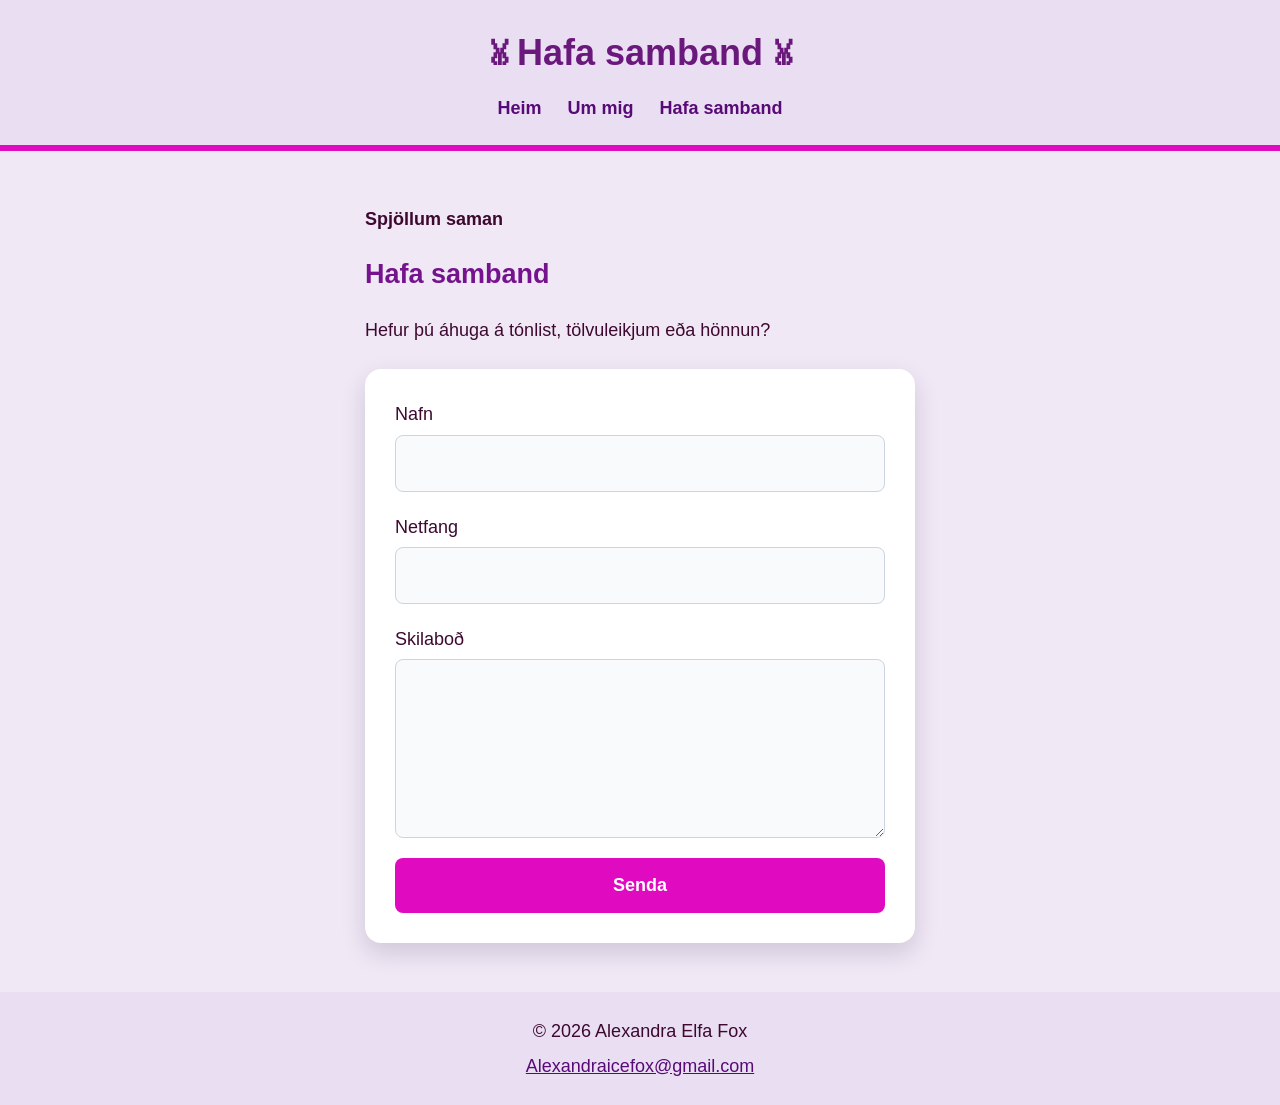
<file: hafa-samband.html>
<!doctype html>
<html lang="is">
  <head>
    <meta charset="UTF-8" />
    <meta name="viewport" content="width=device-width, initial-scale=1.0" />
    <title>Hafa samband | Alexandra Elfa Fox</title>
    <link rel="stylesheet" href="style.css" />
  </head>
  <body>
    <header id="top-border">
      <h1>𐀔 Hafa samband 𐀔</h1>
      <nav id="valmynd" aria-label="Aðalvalmynd">
        <ul class="links">
          <li><a href="index.html">Heim</a></li>
          <li><a href="um-mig.html">Um mig</a></li>
          <li><a href="hafa-samband.html">Hafa samband</a></li>
        </ul>
      </nav>
    </header>
    <main>
      <div id="adalefni">
        <section class="contact" aria-labelledby="samband">
          <p class="contact-intro">Spjöllum saman</p>
          <h2 id="samband">Hafa samband</h2>
          <p>Hefur þú áhuga á tónlist, tölvuleikjum eða hönnun?</p>
          <form action="https://formsubmit.co/Alexandraicefox@gmail.com" method="POST">
            <label for="nafn">Nafn</label
            ><input type="text" id="nafn" name="nafn" /><label for="netfang"
              >Netfang</label
            ><input type="email" id="netfang" name="netfang" /><label
              for="skilabod"
              >Skilaboð</label
            ><textarea id="skilabod" name="skilabod" rows="5"></textarea
            ><button type="submit">Senda</button>
          </form>
          <p class="form-ath">
           
          </p>
        </section>
      </div>
    </main>
    <footer>
      <p>&copy; 2026 Alexandra Elfa Fox</p>
      <a href="mailto:Alexandraicefox@gmail.com">Alexandraicefox@gmail.com</a>
    </footer>
  </body>
</html>
</file>
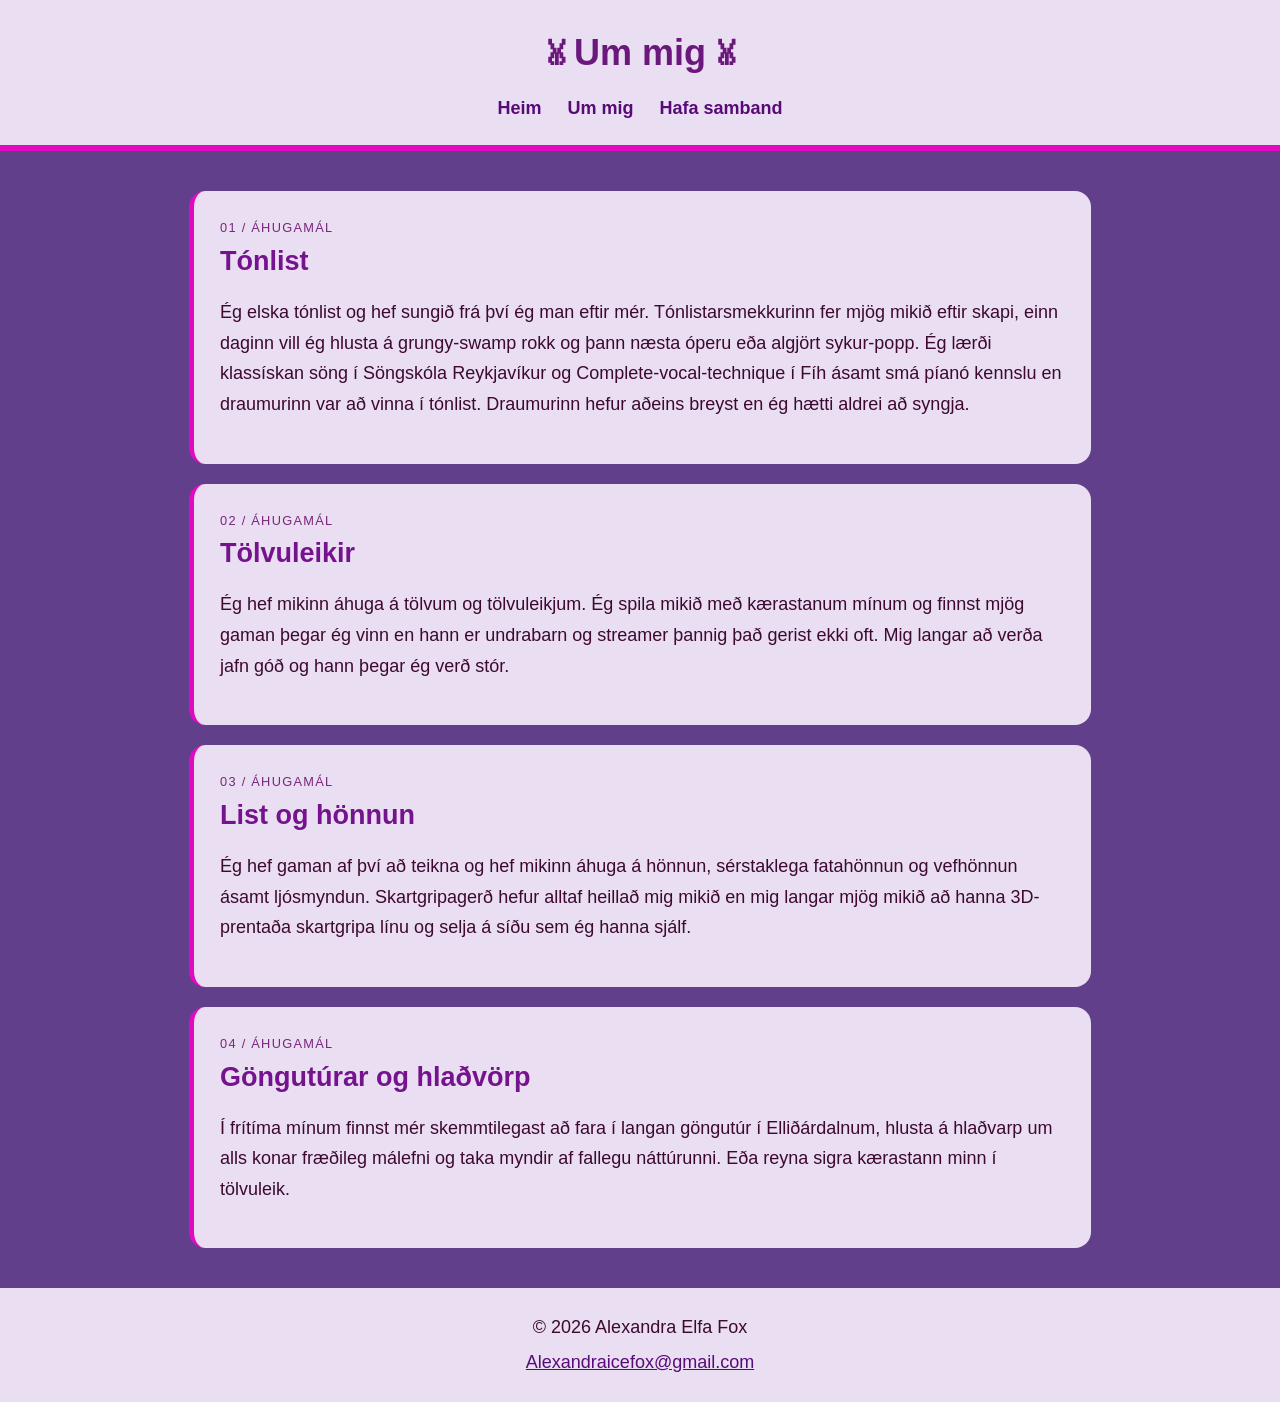
<file: um-mig.html>
<!doctype html>
<html lang="is">
  <head>
    <meta charset="UTF-8" />
    <meta name="viewport" content="width=device-width, initial-scale=1.0" />
    <title>Um mig | Alexandra Elfa Fox</title>
    <link rel="stylesheet" href="style.css" />
  </head>
  <body>
    <header id="top-border">
      <h1>𐀔 Um mig 𐀔</h1>
      <nav id="valmynd" aria-label="Aðalvalmynd">
        <ul class="links">
          <li><a href="index.html">Heim</a></li>
          <li><a href="um-mig.html">Um mig</a></li>
          <li><a href="hafa-samband.html">Hafa samband</a></li>
        </ul>
      </nav>
    </header>
    <main>
      <section class="um-mig">
        <article class="um-mig-tafla" id="tonlist">
          <p class="eyebrow">01 / ÁHUGAMÁL</p>
          <h2>Tónlist</h2>
          <p>
            Ég elska tónlist og hef sungið frá því ég man eftir mér.
            Tónlistarsmekkurinn fer mjög mikið eftir skapi, einn daginn vill ég
            hlusta á grungy-swamp rokk og þann næsta óperu eða algjört
            sykur-popp. Ég lærði klassískan söng í Söngskóla Reykjavíkur og
            Complete-vocal-technique í Fíh ásamt smá píanó kennslu en draumurinn
            var að vinna í tónlist. Draumurinn hefur aðeins breyst en ég hætti
            aldrei að syngja.
          </p>
        </article>
        <article class="um-mig-tafla" id="tolvuleikir">
          <p class="eyebrow">02 / ÁHUGAMÁL</p>
          <h2>Tölvuleikir</h2>
          <p>
            Ég hef mikinn áhuga á tölvum og tölvuleikjum. Ég spila mikið með
            kærastanum mínum og finnst mjög gaman þegar ég vinn en hann er
            undrabarn og streamer þannig það gerist ekki oft. Mig langar að
            verða jafn góð og hann þegar ég verð stór.
          </p>
        </article>
        <article class="um-mig-tafla" id="honnun">
          <p class="eyebrow">03 / ÁHUGAMÁL</p>
          <h2>List og hönnun</h2>
          <p>
            Ég hef gaman af því að teikna og hef mikinn áhuga á hönnun,
            sérstaklega fatahönnun og vefhönnun ásamt ljósmyndun. Skartgripagerð
            hefur alltaf heillað mig mikið en mig langar mjög mikið að hanna
            3D-prentaða skartgripa línu og selja á síðu sem ég hanna sjálf.
          </p>
        </article>
        <article class="um-mig-tafla" id="gonguturar">
          <p class="eyebrow">04 / ÁHUGAMÁL</p>
          <h2>Göngutúrar og hlaðvörp</h2>
          <p>
            Í frítíma mínum finnst mér skemmtilegast að fara í langan göngutúr í
            Elliðárdalnum, hlusta á hlaðvarp um alls konar fræðileg málefni og
            taka myndir af fallegu náttúrunni. Eða reyna sigra kærastann minn í
            tölvuleik.
          </p>
        </article>
      </section>
    </main>
    <footer>
      <p>&copy; 2026 Alexandra Elfa Fox</p>
      <a href="mailto:Alexandraicefox@gmail.com">Alexandraicefox@gmail.com</a>
    </footer>
  </body>
</html>
</file>
<file: style.css>
/* Sameiginlegt útlit */
* {
  box-sizing: border-box;
}
body {
  margin: 0;
  background: #613f8b;
  color: #fff5ff;
  font-family: "Franklin Gothic Medium", "Arial Narrow", Arial, sans-serif;
  font-size: 18px;
  line-height: 1.7;
}
header {
  background: #e9def2;
  border-bottom: 6px solid #e00bc0;
  padding: 30px 24px 22px;
  text-align: center;
  color: #3d0930;
}
h1,
h2,
h3 {
  line-height: 1.3;
}
header h1 {
  margin: 0 0 16px;
  color: #6b187d;
}
.links {
  list-style: none;
  display: flex;
  flex-wrap: wrap;
  justify-content: center;
  gap: 12px 26px;
  padding: 0;
  margin: 0;
}
.links a {
  color: #580b77;
  text-decoration: none;
  font-weight: bold;
}
.links a:hover,
.links a:focus-visible {
  color: #b400a2;
  text-decoration: underline;
}
main {
  min-height: 65vh;
}
footer {
  padding: 24px;
  text-align: center;
  background: #e9def2;
  color: #3d0930;
}
footer p {
  margin: 0 0 4px;
}
footer a {
  color: #580b77;
}
.button,
button {
  display: inline-block;
  padding: 12px 20px;
  border: 0;
  border-radius: 8px;
  background: #e00bc0;
  color: white;
  font: inherit;
  font-weight: 600;
  text-decoration: none;
  cursor: pointer;
}
.button:hover,
button:hover {
  background: #b6009b;
}
/* Forsíða: texti til vinstri og myndir í lóðréttri röð til hægri */
.forsida {
  max-width: 1200px;
  margin: 0 auto;
  padding: 42px 30px;
  display: flex;
  justify-content: space-between;
  align-items: flex-start;
  gap: 48px;
}
.texti {
  flex: 1;
  min-width: 0;
}
.fyrirsogn1 {
  font-size: 1.5rem;
  font-weight: bold;
  color: #ffe4fb;
}
.texti h2 {
  color: #fff2a0;
}
.grasshopper {
  margin-top: 55px;
}
.myndasafn {
  display: flex;
  flex-direction: column;
  align-items: flex-end;
  gap: 20px;
  flex: 0 0 240px;
}
.myndasafn img {
  display: block;
  width: 220px;
  height: 220px;
  object-fit: cover;
  border-radius: 20px;
  box-shadow: 0 6px 18px rgba(0, 0, 0, 0.25);
  transition: transform 0.3s ease;
}
.myndasafn img:hover {
  transform: scale(1.05);
}
/* Um mig */
.um-mig {
  max-width: 950px;
  margin: 0 auto;
  padding: 40px 24px;
  display: grid;
  gap: 20px;
}
.um-mig-tafla {
  background: #e9def2;
  color: #3d0930;
  padding: 26px;
  border-radius: 16px;
  border-left: 5px solid #e00bc0;
}
.um-mig-tafla h2 {
  margin: 5px 0 10px;
  color: #75138e;
}
.eyebrow {
  margin: 0;
  font-size: 0.8rem;
  letter-spacing: 0.1em;
  color: #7a267c;
}
/* Hafa samband */
#adalefni {
  min-height: 65vh;
  display: grid;
  place-items: center;
  padding: 35px 24px;
  background: #f1e8f6;
  color: #3d0930;
}
.contact {
  width: 100%;
  max-width: 550px;
}
.contact h2 {
  color: #75138e;
}
.contact-intro {
  font-weight: bold;
}
form {
  width: 100%;
  padding: 30px;
  display: flex;
  flex-direction: column;
  background: white;
  border-radius: 16px;
  box-shadow: 0 10px 25px rgba(16, 16, 42, 0.15);
  margin: 24px 0 14px;
}
label {
  margin-bottom: 5px;
}
input,
textarea {
  width: 100%;
  margin-bottom: 20px;
  padding: 12px 14px;
  border: 1px solid #cbd5e1;
  border-radius: 8px;
  background: #f8fafc;
  color: #0f172a;
  font: inherit;
}
.form-ath {
  font-size: 0.85rem;
}
@media (max-width: 700px) {
  .forsida {
    flex-direction: column;
    padding: 28px 20px;
    gap: 28px;
  }
  .myndasafn {
    width: 100%;
    flex-basis: auto;
    align-items: center;
  }
  .myndasafn img {
    width: min(100%, 300px);
    height: 240px;
  }
  header {
    padding: 22px 15px;
  }
  form {
    padding: 20px;
  }
}
</file>
